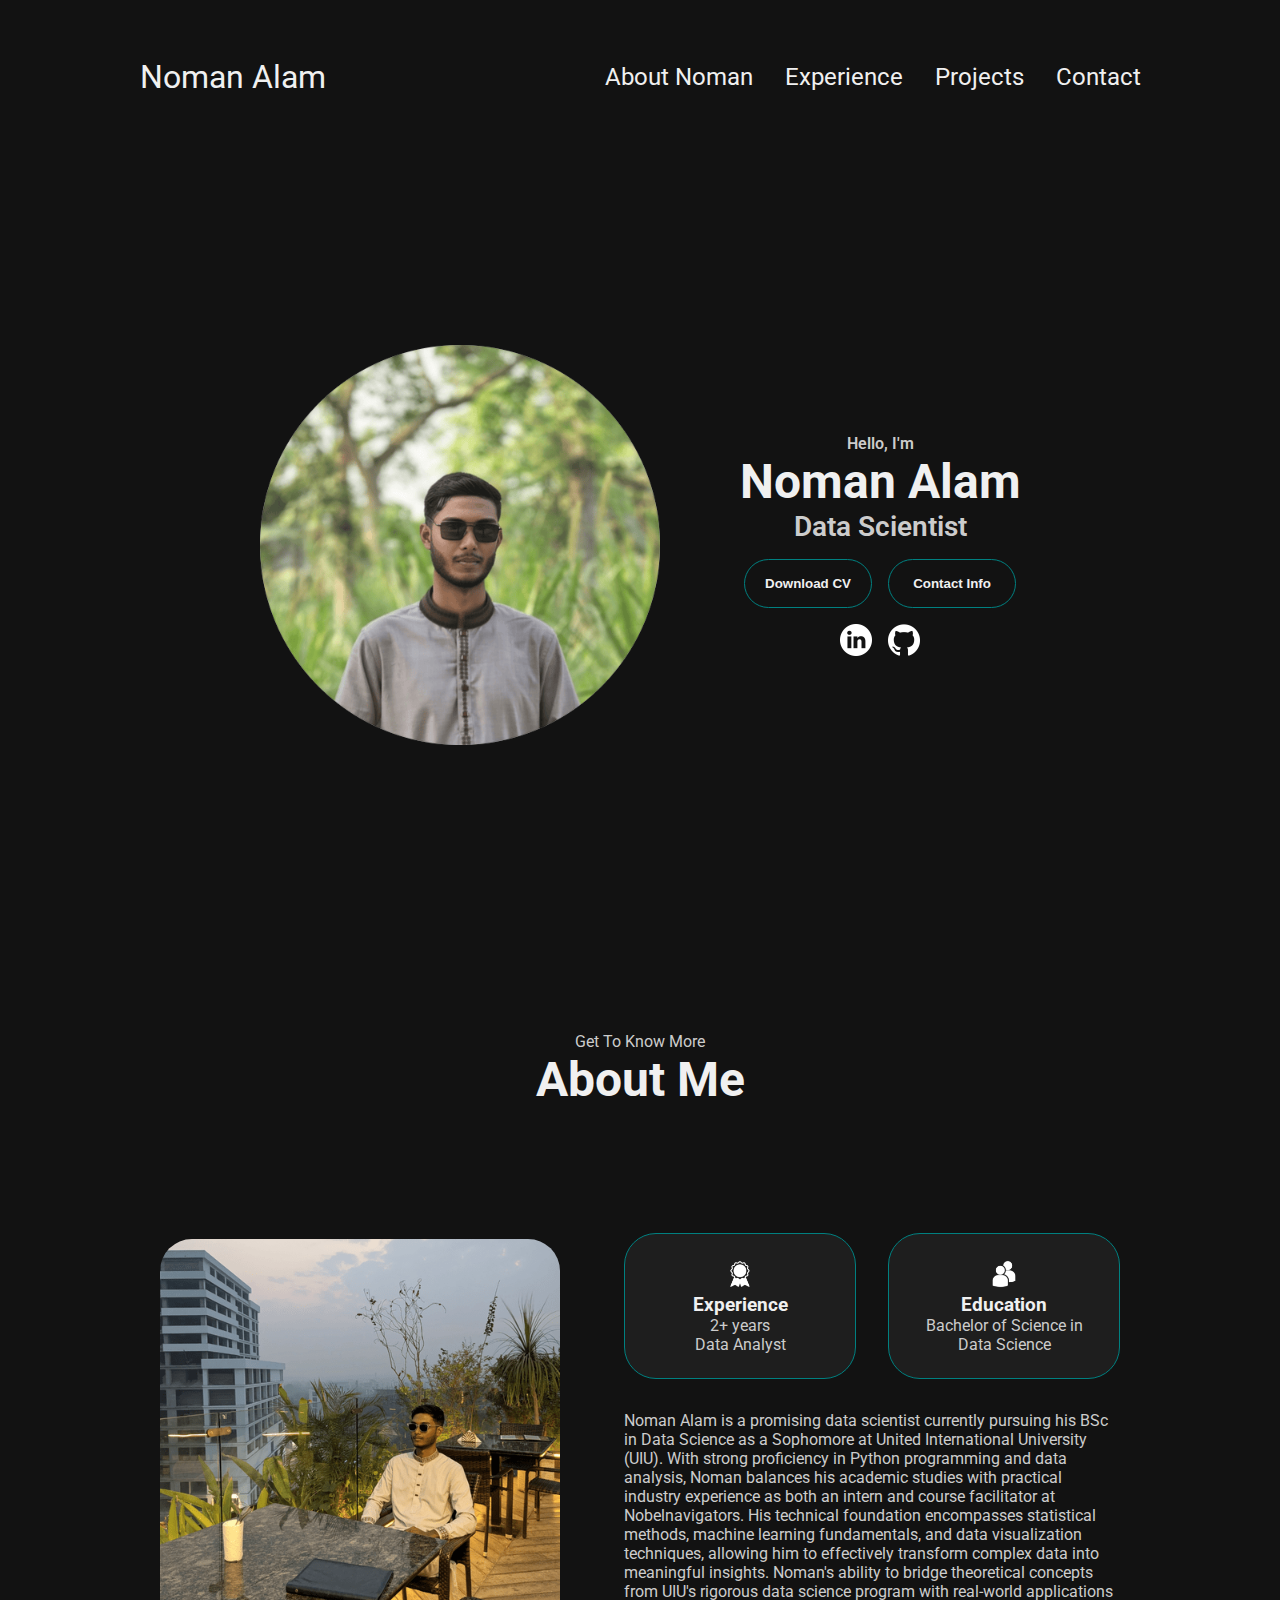
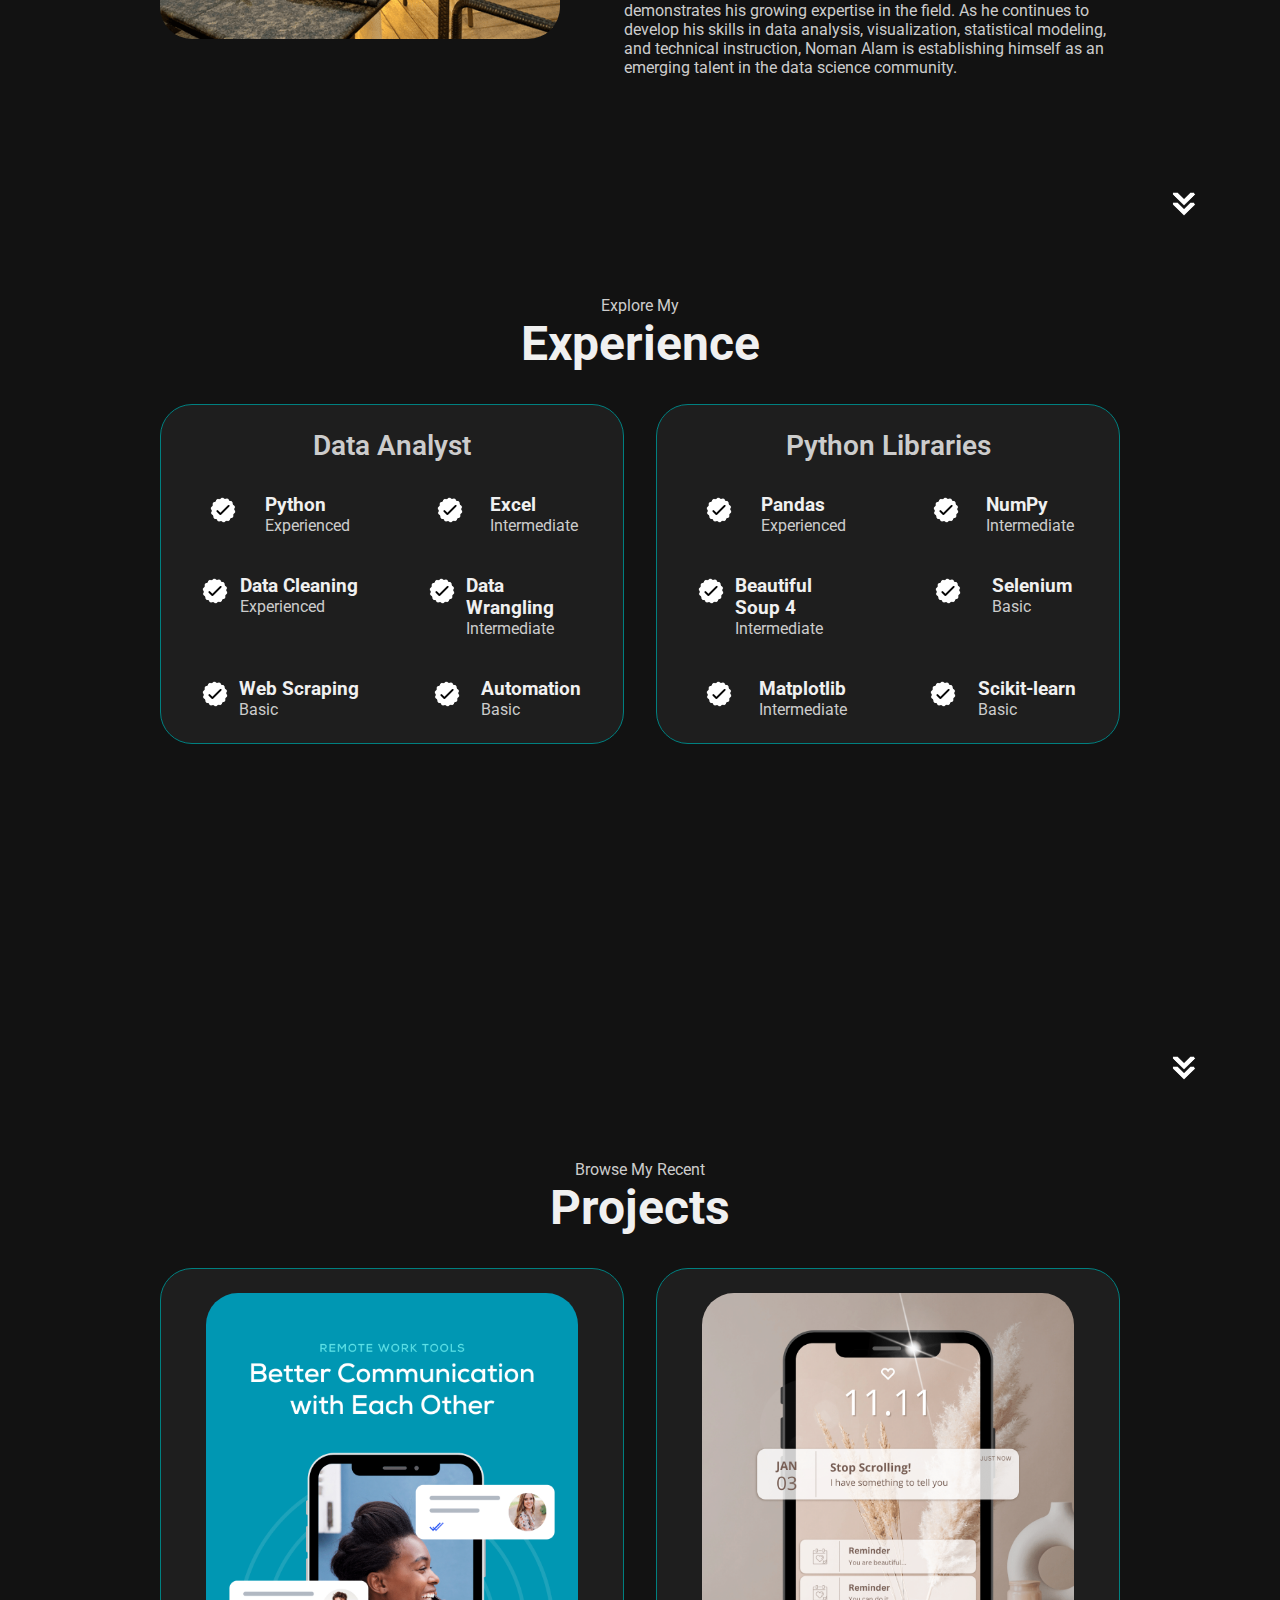
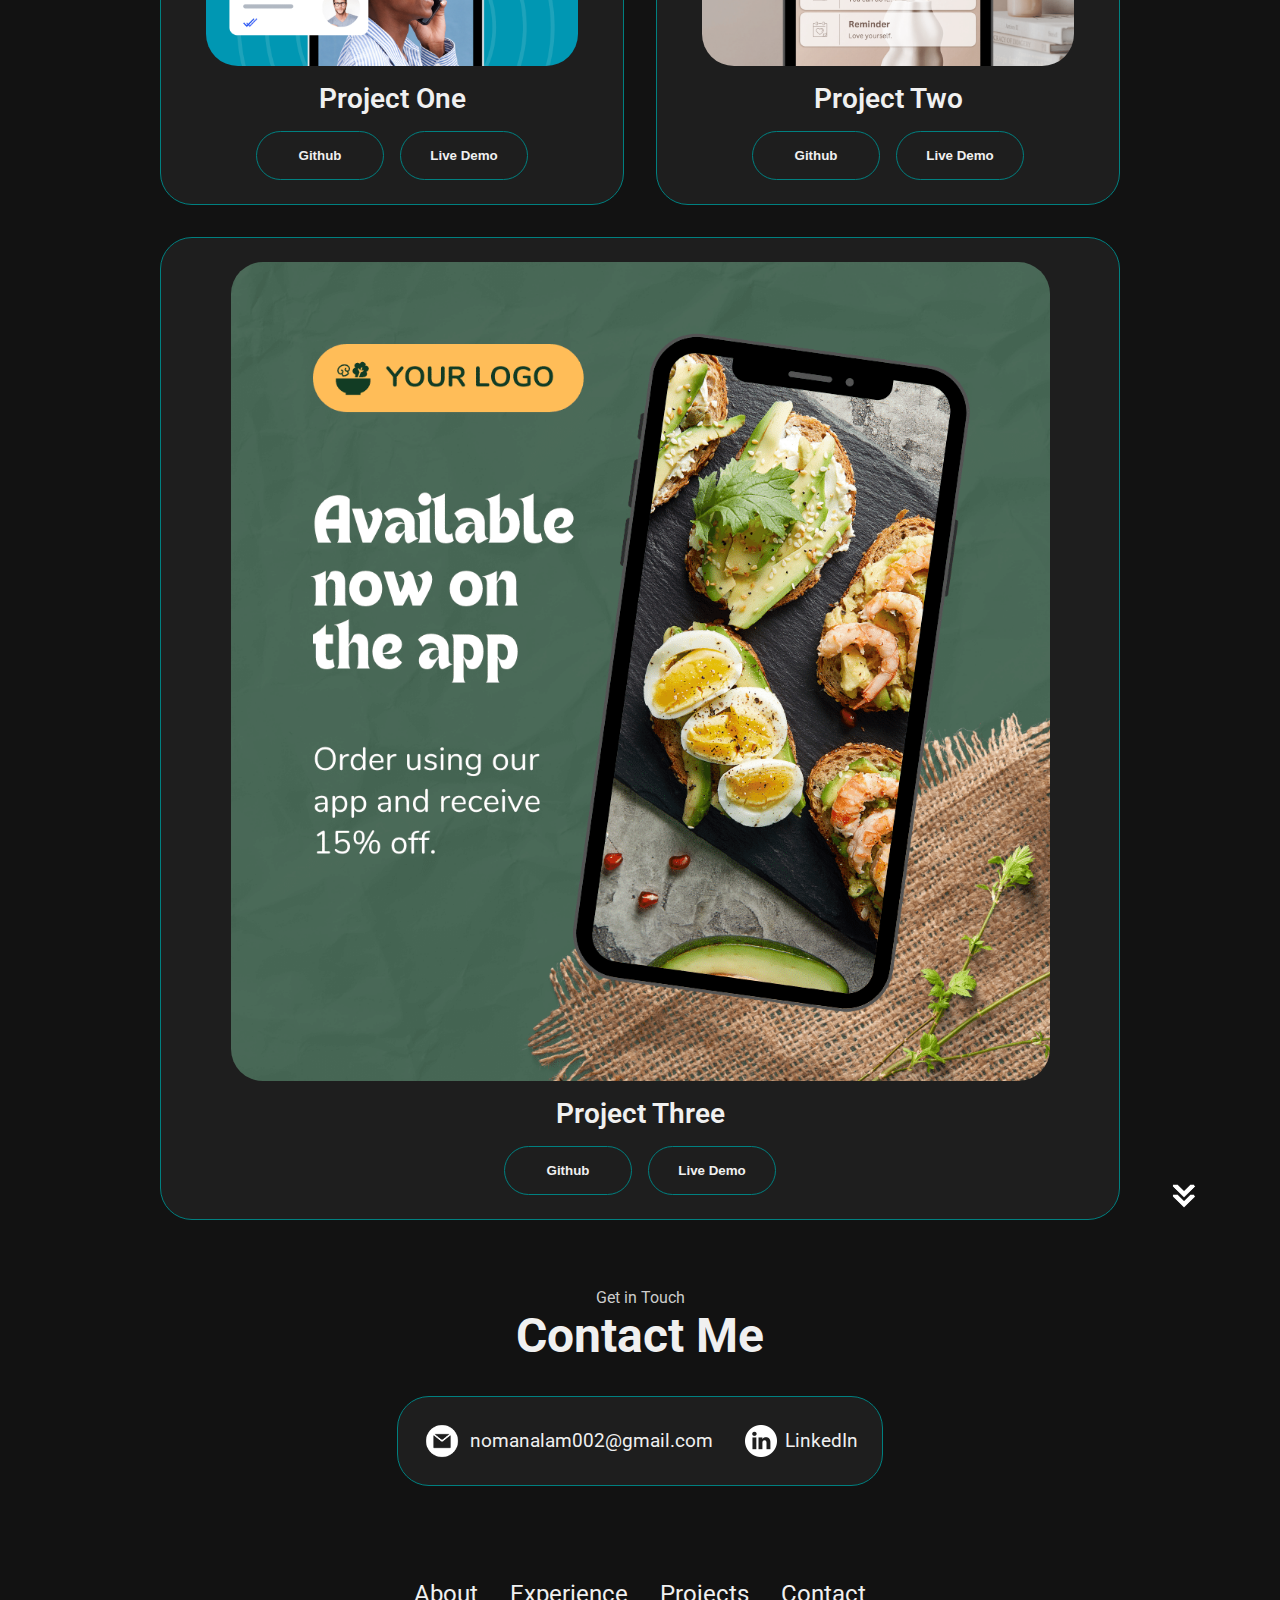
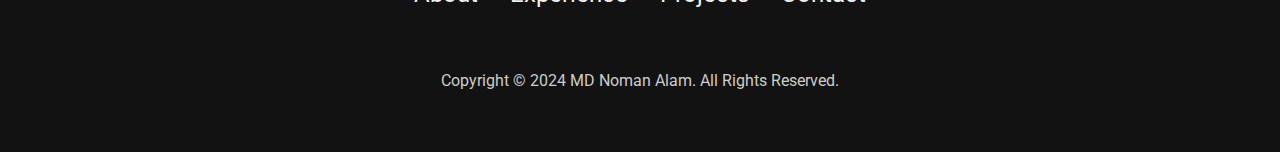
<file: index.html>
<!DOCTYPE html>
<html lang="en">
  <head>
    <meta charset="UTF-8" />
    <meta http-equiv="X-UA-Compatible" content="IE=edge" />
    <meta name="viewport" content="width=device-width, initial-scale=1.0" />
    <title>Noman Alam Portfolio</title>
    <link rel="stylesheet" href="style.css" />
    <link rel="stylesheet" href="mediaqueries.css" />
  </head>
  <body>
    <nav id="desktop-nav">
      <div class="logo">Noman Alam</div>
      <div>
        <ul class="nav-links">
          <li><a href="#about">About Noman</a></li>
          <li><a href="#experience">Experience</a></li>
          <li><a href="#projects">Projects</a></li>
          <li><a href="#contact">Contact</a></li>
        </ul>
      </div>
    </nav>
    <nav id="hamburger-nav">
      <div class="logo">Noman Alam</div>
      <div class="hamburger-menu">
        <div class="hamburger-icon" onclick="toggleMenu()">
          <span></span>
          <span></span>
          <span></span>
        </div>
        <div class="menu-links">
          <li><a href="#about" onclick="toggleMenu()">About</a></li>
          <li><a href="#experience" onclick="toggleMenu()">Experience</a></li>
          <li><a href="#projects" onclick="toggleMenu()">Projects</a></li>
          <li><a href="#contact" onclick="toggleMenu()">Contact</a></li>
        </div>
      </div>
    </nav>
    <section id="profile">
      <div class="section__pic-container">
        <img src="./assets/noman alam profile.png" alt="Noman Alam profile picture" />
      </div>
      <div class="section__text">
        <p class="section__text__p1">Hello, I'm</p>
        <h1 class="title">Noman Alam</h1>
        <p class="section__text__p2">Data Scientist</p>
        <div class="btn-container">
          <button
            class="btn btn-color-2"
            onclick="window.open('./assets/Resume.pdf')"
          >
            Download CV
          </button>
          <button class="btn btn-color-1" onclick="location.href='./#contact'">
            Contact Info
          </button>
        </div>
        <div id="socials-container">
          <img
            src="./assets/linkedin.png"
            alt="My LinkedIn profile"
            class="icon"
            onclick="location.href='https://linkedin.com/in/nomanalam'"
          />
          <img
            src="./assets/github.png"
            alt="My Github profile"
            class="icon"
            onclick="location.href='https://github.com/DataNoman'"
          />
        </div>
      </div>
    </section>
    <section id="about">
      <p class="section__text__p1">Get To Know More</p>
      <h1 class="title">About Me</h1>
      <div class="section-container">
        <div class="section__pic-container">
          <img
            src="./assets/noman alam.png"
            alt="Profile picture"
            class="about-pic"
          />
        </div>
        <div class="about-details-container">
          <div class="about-containers">
            <div class="details-container">
              <img
                src="./assets/experience.png"
                alt="Experience icon"
                class="icon"
              />
              <h3>Experience</h3>
              <p>2+ years <br />Data Analyst</p>
            </div>
            <div class="details-container">
              <img
                src="./assets/education.png"
                alt="Education icon"
                class="icon"
              />
              <h3>Education</h3>
              <p>Bachelor of Science in Data Science<br /></p>
            </div>
          </div>
          <div class="text-container">
            <p>
              Noman Alam is a promising data scientist currently pursuing his BSc in Data Science as a Sophomore at United International University (UIU). With strong proficiency in Python programming and data analysis, Noman balances his academic studies with practical industry experience as both an intern and course facilitator at Nobelnavigators. His technical foundation encompasses statistical methods, machine learning fundamentals, and data visualization techniques, allowing him to effectively transform complex data into meaningful insights. Noman's ability to bridge theoretical concepts from UIU's rigorous data science program with real-world applications demonstrates his growing expertise in the field. As he continues to develop his skills in data analysis, visualization, statistical modeling, and technical instruction, Noman Alam is establishing himself as an emerging talent in the data science community.
            </p>
          </div>
        </div>
      </div>
      <img
        src="./assets/arrow.png"
        alt="Arrow icon"
        class="icon arrow"
        onclick="location.href='./#experience'"
      />
    </section>
    <section id="experience">
      <p class="section__text__p1">Explore My</p>
      <h1 class="title">Experience</h1>
      <div class="experience-details-container">
        <div class="about-containers">
          <div class="details-container">
            <h2 class="experience-sub-title">Data Analyst</h2>
            <div class="article-container">
              <article>
                <img
                  src="./assets/checkmark.png"
                  alt="Experience icon"
                  class="icon"
                />
                <div>
                  <h3>Python</h3>
                  <p>Experienced</p>
                </div>
              </article>
              <article>
                <img
                  src="./assets/checkmark.png"
                  alt="Experience icon"
                  class="icon"
                />
                <div>
                  <h3>Excel</h3>
                  <p>Intermediate</p>
                </div>
              </article>
              <article>
                <img
                  src="./assets/checkmark.png"
                  alt="Experience icon"
                  class="icon"
                />
                <div>
                  <h3>Data Cleaning</h3>
                  <p>Experienced</p>
                </div>
              </article>
              <article>
                <img
                  src="./assets/checkmark.png"
                  alt="Experience icon"
                  class="icon"
                />
                <div>
                  <h3>Data Wrangling</h3>
                  <p>Intermediate</p>
                </div>
              </article>
              <article>
                <img
                  src="./assets/checkmark.png"
                  alt="Experience icon"
                  class="icon"
                />
                <div>
                  <h3>Web Scraping</h3>
                  <p>Basic</p>
                </div>
              </article>
              <article>
                <img
                  src="./assets/checkmark.png"
                  alt="Experience icon"
                  class="icon"
                />
                <div>
                  <h3>Automation</h3>
                  <p>Basic</p>
                </div>
              </article>
            </div>
          </div>
          <div class="details-container">
            <h2 class="experience-sub-title">Python Libraries</h2>
            <div class="article-container">
              <article>
                <img
                  src="./assets/checkmark.png"
                  alt="Experience icon"
                  class="icon"
                />
                <div>
                  <h3>Pandas</h3>
                  <p>Experienced</p>
                </div>
              </article>
              <article>
                <img
                  src="./assets/checkmark.png"
                  alt="Experience icon"
                  class="icon"
                />
                <div>
                  <h3>NumPy</h3>
                  <p>Intermediate</p>
                </div>
              </article>
              <article>
                <img
                  src="./assets/checkmark.png"
                  alt="Experience icon"
                  class="icon"
                />
                <div>
                  <h3>Beautiful Soup 4</h3>
                  <p>Intermediate</p>
                </div>
              </article>
              <article>
                <img
                  src="./assets/checkmark.png"
                  alt="Experience icon"
                  class="icon"
                />
                <div>
                  <h3>Selenium </h3>
                  <p>Basic</p>
                </div>
              </article>
              <article>
                <img
                  src="./assets/checkmark.png"
                  alt="Experience icon"
                  class="icon"
                />
                <div>
                  <h3>Matplotlib</h3>
                  <p>Intermediate</p>
                </div>
              </article>
              <article>
                <img
                  src="./assets/checkmark.png"
                  alt="Experience icon"
                  class="icon"
                />
                <div>
                  <h3>Scikit-learn</h3>
                  <p>Basic</p>
                </div>
              </article>
            </div>
          </div>
        </div>
      </div>
      <img
        src="./assets/arrow.png"
        alt="Arrow icon"
        class="icon arrow"
        onclick="location.href='./#projects'"
      />
    </section>
    <section id="projects">
      <p class="section__text__p1">Browse My Recent</p>
      <h1 class="title">Projects</h1>
      <div class="experience-details-container">
        <div class="about-containers">
          <div class="details-container color-container">
            <div class="article-container">
              <img
                src="./assets/project-1.png"
                alt="Project 1"
                class="project-img"
              />
            </div>
            <h2 class="experience-sub-title project-title">Project One</h2>
            <div class="btn-container">
              <button
                class="btn btn-color-2 project-btn"
                onclick="location.href='https://github.com/'"
              >
                Github
              </button>
              <button
                class="btn btn-color-2 project-btn"
                onclick="location.href='https://github.com/'"
              >
                Live Demo
              </button>
            </div>
          </div>
          <div class="details-container color-container">
            <div class="article-container">
              <img
                src="./assets/project-2.png"
                alt="Project 2"
                class="project-img"
              />
            </div>
            <h2 class="experience-sub-title project-title">Project Two</h2>
            <div class="btn-container">
              <button
                class="btn btn-color-2 project-btn"
                onclick="location.href='https://github.com/'"
              >
                Github
              </button>
              <button
                class="btn btn-color-2 project-btn"
                onclick="location.href='https://github.com/'"
              >
                Live Demo
              </button>
            </div>
          </div>
          <div class="details-container color-container">
            <div class="article-container">
              <img
                src="./assets/project-3.png"
                alt="Project 3"
                class="project-img"
              />
            </div>
            <h2 class="experience-sub-title project-title">Project Three</h2>
            <div class="btn-container">
              <button
                class="btn btn-color-2 project-btn"
                onclick="location.href='https://github.com/'"
              >
                Github
              </button>
              <button
                class="btn btn-color-2 project-btn"
                onclick="location.href='https://github.com/'"
              >
                Live Demo
              </button>
            </div>
          </div>
        </div>
      </div>
      <img
        src="./assets/arrow.png"
        alt="Arrow icon"
        class="icon arrow"
        onclick="location.href='./#contact'"
      />
    </section>
    <section id="contact">
      <p class="section__text__p1">Get in Touch</p>
      <h1 class="title">Contact Me</h1>
      <div class="contact-info-upper-container">
        <div class="contact-info-container">
          <img
            src="./assets/email.png"
            alt="Email icon"
            class="icon contact-icon email-icon"
          />
          <p><a href="mailto:nomanalam002@gmail.com">nomanalam002@gmail.com</a></p>
        </div>
        <div class="contact-info-container">
          <img
            src="./assets/linkedin.png"
            alt="LinkedIn icon"
            class="icon contact-icon"
          />
          <p><a href="https://linkedin.com/in/nomanalam">LinkedIn</a></p>
        </div>
      </div>
    </section>
    <footer>
      <nav>
        <div class="nav-links-container">
          <ul class="nav-links">
            <li><a href="#about">About</a></li>
            <li><a href="#experience">Experience</a></li>
            <li><a href="#projects">Projects</a></li>
            <li><a href="#contact">Contact</a></li>
          </ul>
        </div>
      </nav>
      <p>Copyright &#169; 2024 MD Noman Alam. All Rights Reserved.</p>
    </footer>
    <script src="script.js"></script>
  </body>
</html>
</file>
<file: style.css>
/* GENERAL */

@import url("https://fonts.googleapis.com/css2?family=Roboto:wght@300;400;500;700&display=swap");

* {
  margin: 0;
  padding: 0;
  box-sizing: border-box;
}

body {
  font-family: "Roboto", sans-serif;
  background-color: #121212;
  color: #f0f0f0;
}

html {
  scroll-behavior: smooth;
}

p {
  color: #ccc;
}

/* TRANSITION */

a,
.btn {
  transition: all 300ms ease;
}

/* DESKTOP NAV */

nav,
.nav-links {
  display: flex;
}

nav {
  justify-content: space-around;
  align-items: center;
  height: 17vh;
}

.nav-links {
  gap: 2rem;
  list-style: none;
  font-size: 1.5rem;
}

a {
  color: #f0f0f0;
  text-decoration: none;
  text-decoration-color: transparent;
}

a:hover {
  color: #008080;
  text-decoration: underline;
  text-underline-offset: 1rem;
  text-decoration-color: #008080;
}

.logo {
  font-size: 2rem;
}

.logo:hover {
  cursor: default;
}

/* HAMBURGER MENU */

#hamburger-nav {
  display: none;
}

.hamburger-menu {
  position: relative;
  display: inline-block;
}

.hamburger-icon {
  display: flex;
  flex-direction: column;
  justify-content: space-between;
  height: 24px;
  width: 30px;
  cursor: pointer;
}

.hamburger-icon span {
  width: 100%;
  height: 2px;
  background-color: #f0f0f0;
  transition: all 0.3s ease-in-out;
}

.menu-links {
  position: absolute;
  top: 100%;
  right: 0;
  background-color: #1e1e1e;
  width: fit-content;
  max-height: 0;
  overflow: hidden;
  transition: all 0.3s ease-in-out;
}

.menu-links a {
  display: block;
  padding: 10px;
  text-align: center;
  font-size: 1.5rem;
  color: #f0f0f0;
  text-decoration: none;
  transition: all 0.3s ease-in-out;
}

.menu-links li {
  list-style: none;
}

.menu-links.open {
  max-height: 300px;
}

.hamburger-icon.open span:first-child {
  transform: rotate(45deg) translate(10px, 5px);
}

.hamburger-icon.open span:nth-child(2) {
  opacity: 0;
}

.hamburger-icon.open span:last-child {
  transform: rotate(-45deg) translate(10px, -5px);
}

/* SECTIONS */

section {
  padding-top: 4vh;
  height: 96vh;
  margin: 0 10rem;
  min-height: fit-content;
}

.section-container {
  display: flex;
  gap: 4rem;
  height: 80%;
}

/* PROFILE SECTION */

#profile {
  display: flex;
  justify-content: center;
  gap: 5rem;
  height: 80vh;
}

.section__pic-container {
  display: flex;
  height: 400px;
  width: 400px;
  margin: auto 0;
}

.section__text {
  align-self: center;
  text-align: center;
}

.section__text p {
  font-weight: 600;
}

.section__text__p1 {
  text-align: center;
}

.section__text__p2 {
  font-size: 1.75rem;
  margin-bottom: 1rem;
}

.title {
  font-size: 3rem;
  text-align: center;
}

/* SOCIALS */

#socials-container {
  display: flex;
  justify-content: center;
  margin-top: 1rem;
  gap: 1rem;
}

/* ICONS */

.icon {
  cursor: pointer;
  height: 2rem;
  filter: invert(1);
}

/* BUTTONS */

.btn-container {
  display: flex;
  justify-content: center;
  gap: 1rem;
}

.btn {
  font-weight: 600;
  padding: 1rem;
  width: 8rem;
  border-radius: 2rem;
}

.btn-color-1,
.btn-color-2 {
  border: 1px solid #008080;
  color: #f0f0f0;
  background: transparent;
}

.btn-color-1:hover,
.btn-color-2:hover {
  cursor: pointer;
  background: #008080;
  color: #fff;
}

/* ABOUT SECTION */

#about {
  position: relative;
}

.about-containers {
  display: flex;
  gap: 2rem;
  margin: 2rem 0;
}

.about-details-container {
  display: flex;
  justify-content: center;
  flex-direction: column;
}

.about-pic {
  border-radius: 2rem;
}

.arrow {
  position: absolute;
  right: -5rem;
  bottom: 2.5rem;
}

.details-container {
  padding: 1.5rem;
  flex: 1;
  background: #1e1e1e;
  border-radius: 2rem;
  border: 1px solid #008080;
  text-align: center;
}

/* EXPERIENCE SECTION */

#experience {
  position: relative;
}

.experience-sub-title {
  color: #ccc;
  font-weight: 600;
  font-size: 1.75rem;
  margin-bottom: 2rem;
}

.experience-details-container {
  display: flex;
  justify-content: center;
  flex-direction: column;
}

.article-container {
  display: flex;
  text-align: initial;
  flex-wrap: wrap;
  flex-direction: row;
  gap: 2.5rem;
  justify-content: space-around;
}

article {
  display: flex;
  width: 10rem;
  justify-content: space-around;
  gap: 0.5rem;
}

article .icon {
  cursor: default;
}

/* PROJECTS SECTION */

#projects {
  position: relative;
}

.color-container {
  border: 1px solid #008080;
  background: #1e1e1e;
}

.project-img {
  border-radius: 2rem;
  width: 90%;
  height: 90%;
}

.project-title {
  margin: 1rem;
  color: #f0f0f0;
}

.project-btn {
  color: #f0f0f0;
  border: 1px solid #008080;
}

/* CONTACT SECTION */

#contact {
  display: flex;
  justify-content: center;
  flex-direction: column;
  height: 70vh;
}

.contact-info-upper-container {
  display: flex;
  justify-content: center;
  border-radius: 2rem;
  border: 1px solid #008080;
  background: #1e1e1e;
  margin: 2rem auto;
  padding: 0.5rem;
}

.contact-info-container {
  display: flex;
  align-items: center;
  justify-content: center;
  gap: 0.5rem;
  margin: 1rem;
}

.contact-info-container p {
  font-size: larger;
}

.contact-icon {
  cursor: default;
  filter: invert(1);
}

.email-icon {
  height: 2.5rem;
}

/* FOOTER SECTION */

footer {
  height: 26vh;
  margin: 0 1rem;
}

footer p {
  text-align: center;
  color: #ccc;
}
</file>
<file: mediaqueries.css>
@media screen and (max-width: 1400px) {
  #profile {
    height: 83vh;
    margin-bottom: 6rem;
  }
  .about-containers {
    flex-wrap: wrap;
  }
  #contact,
  #projects {
    height: fit-content;
  }
}

@media screen and (max-width: 1200px) {
  #desktop-nav {
    display: none;
  }
  #hamburger-nav {
    display: flex;
  }
  #experience,
  .experience-details-container {
    margin-top: 2rem;
  }
  #profile,
  .section-container {
    display: block;
  }
  .arrow {
    display: none;
  }
  section,
  .section-container {
    height: fit-content;
  }
  section {
    margin: 0 5%;
  }
  .section__pic-container {
    width: 275px;
    height: 275px;
    margin: 0 auto 2rem;
  }
  .about-containers {
    margin-top: 0;
  }
}

@media screen and (max-width: 600px) {
  #contact,
  footer {
    height: 40vh;
  }
  #profile {
    height: 83vh;
    margin-bottom: 0;
  }
  article {
    font-size: 1rem;
  }
  footer nav {
    height: fit-content;
    margin-bottom: 2rem;
  }
  .about-containers,
  .contact-info-upper-container,
  .btn-container {
    flex-wrap: wrap;
  }
  .contact-info-container {
    margin: 0;
  }
  .contact-info-container p,
  .nav-links li a {
    font-size: 1rem;
  }
  .experience-sub-title {
    font-size: 1.25rem;
  }
  .logo {
    font-size: 1.5rem;
  }
  .nav-links {
    flex-direction: column;
    gap: 0.5rem;
    text-align: center;
  }
  .section__pic-container {
    width: auto;
    height: 46vw;
    justify-content: center;
  }
  .section__text__p2 {
    font-size: 1.25rem;
  }
  .title {
    font-size: 2rem;
  }
  .text-container {
    text-align: justify;
  }
}
</file>
